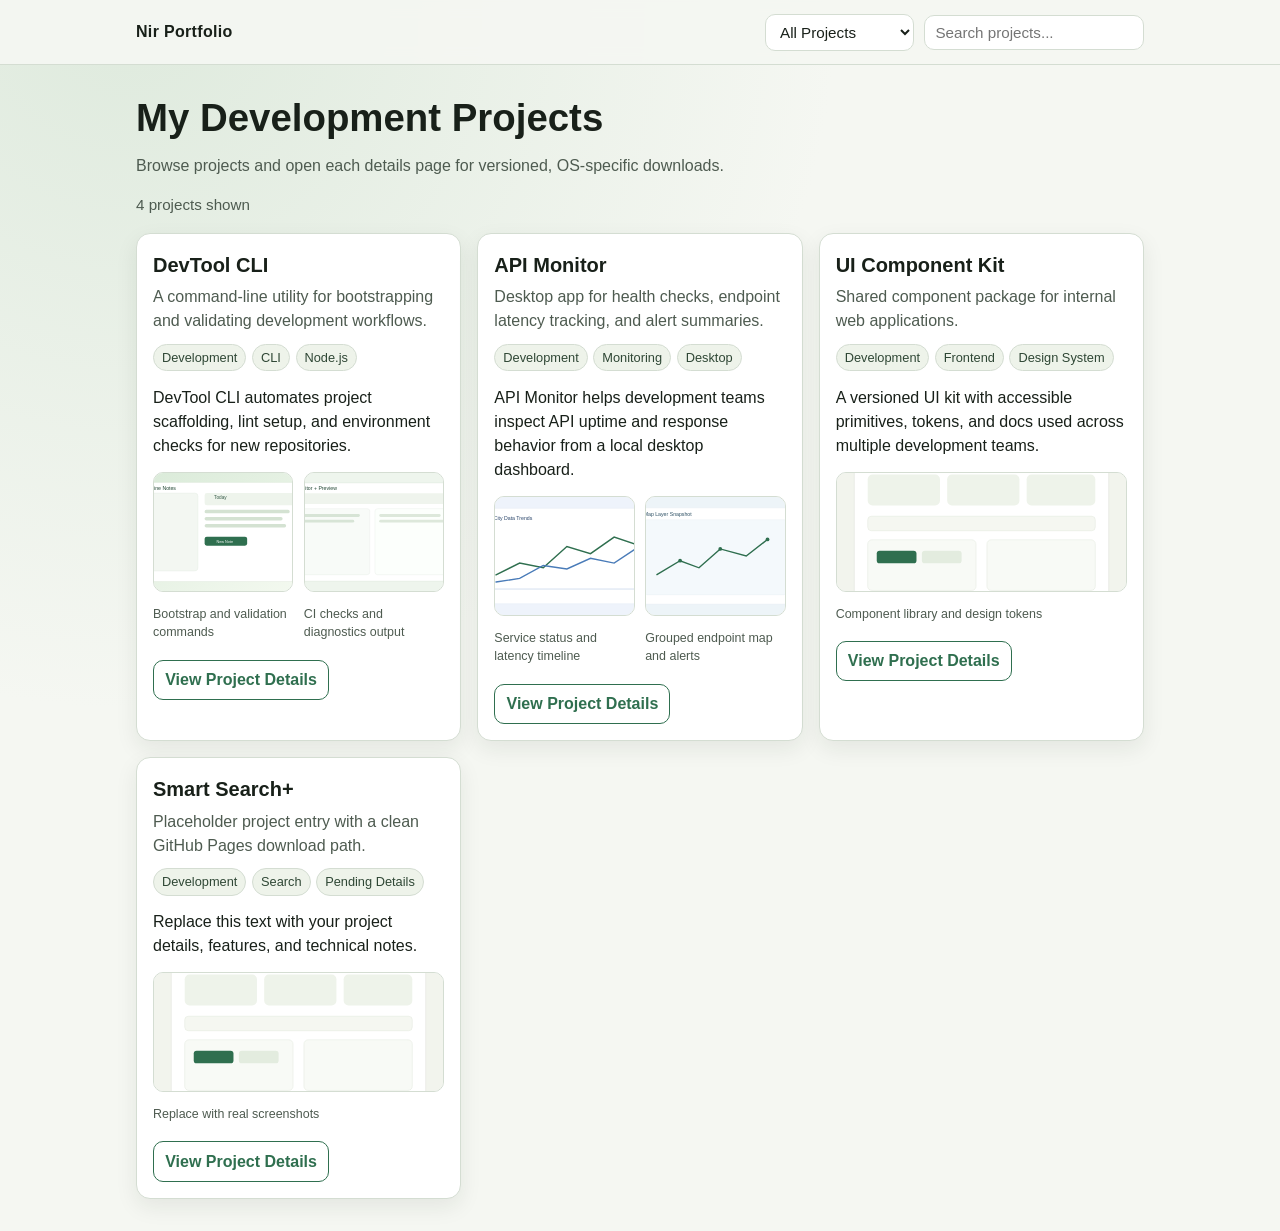
<file: index.html>
<!doctype html>
<html lang="en">
  <head>
    <meta charset="UTF-8" />
    <meta name="viewport" content="width=device-width, initial-scale=1.0" />
    <title>Nir Portfolio</title>
    <meta name="description" content="Personal projects portfolio with downloadable files and galleries." />
    <link rel="stylesheet" href="assets/css/styles.css" />
  </head>
  <body>
    <header class="site-header">
      <div class="header-inner">
        <a class="brand" href="#top">Nir Portfolio</a>
        <nav class="top-nav" aria-label="Primary">
          <button id="nav-toggle" class="nav-toggle" aria-expanded="false" aria-controls="nav-menu">Menu</button>
          <div id="nav-menu" class="nav-menu">
            <label for="section-filter" class="visually-hidden">Filter by section</label>
            <select id="section-filter" class="section-select" aria-label="Filter projects by section">
              <option value="all">All Projects</option>
            </select>
            <label for="project-search" class="visually-hidden">Search projects</label>
            <input
              id="project-search"
              class="search-input"
              type="search"
              placeholder="Search projects..."
              autocomplete="off"
            />
          </div>
        </nav>
      </div>
    </header>

    <main id="top" class="content">
      <section class="hero">
        <h1>My Development Projects</h1>
        <p>Browse projects and open each details page for versioned, OS-specific downloads.</p>
      </section>

      <section aria-live="polite" aria-atomic="true">
        <p id="results-count" class="results-count">Loading projects...</p>
      </section>

      <section id="projects-container" class="projects-grid" aria-label="Project list"></section>
    </main>

    <template id="project-template">
      <article class="project-card">
        <div class="project-head">
          <h2 class="project-title"></h2>
          <p class="project-summary"></p>
          <ul class="project-tags"></ul>
        </div>
        <p class="project-description"></p>
        <div class="project-gallery"></div>
        <div class="project-actions">
          <a class="details-link" href="#">View Project Details</a>
        </div>
      </article>
    </template>

    <script src="assets/js/app.js" defer></script>
  </body>
</html>
</file>
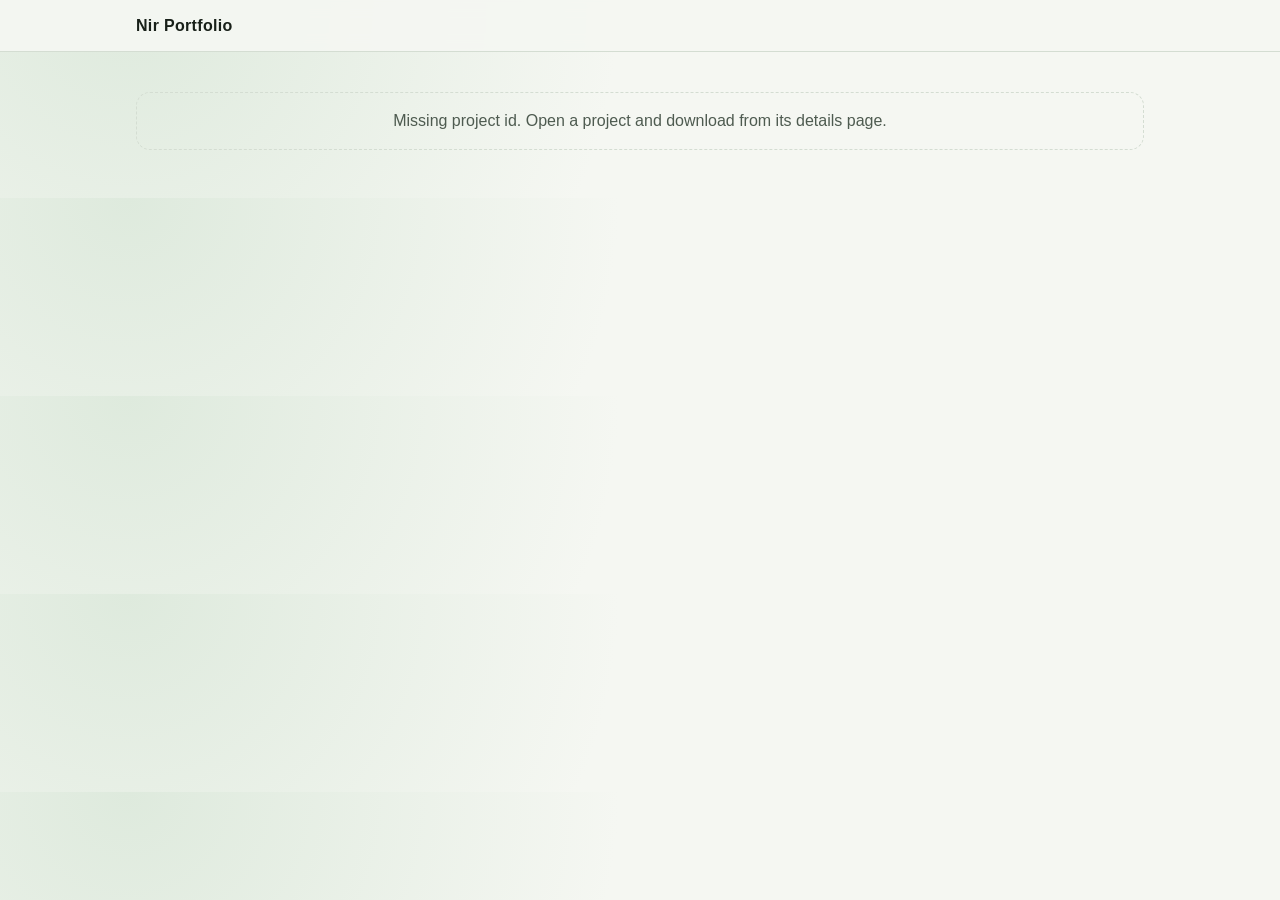
<file: next-steps.html>
<!doctype html>
<html lang="en">
  <head>
    <meta charset="UTF-8" />
    <meta name="viewport" content="width=device-width, initial-scale=1.0" />
    <title>Next Steps | Nir Portfolio</title>
    <meta name="description" content="Post-download setup and usage instructions." />
    <link rel="stylesheet" href="assets/css/styles.css" />
  </head>
  <body>
    <header class="site-header">
      <div class="header-inner">
        <a class="brand" href="index.html">Nir Portfolio</a>
      </div>
    </header>

    <main class="content">
      <section id="next-steps-root" aria-live="polite" aria-atomic="true"></section>
    </main>

    <template id="next-steps-template">
      <article class="project-detail">
        <div class="detail-top">
          <a class="back-link" href="index.html">&larr; Back to Projects</a>
          <a id="back-to-project" class="back-link" href="#">Back to Project</a>
        </div>
        <h1>Next Steps</h1>
        <p id="next-steps-subtitle" class="project-summary"></p>
        <section class="download-panel">
          <h2>What to do next</h2>
          <ol id="next-steps-list" class="steps-list"></ol>
          <div id="next-steps-markdown" class="markdown-content"></div>
          <div class="download-actions">
            <a id="redownload-button" class="download-btn" href="#" download>Download Again</a>
          </div>
        </section>
      </article>
    </template>

    <script src="assets/js/next-steps.js" defer></script>
  </body>
</html>
</file>
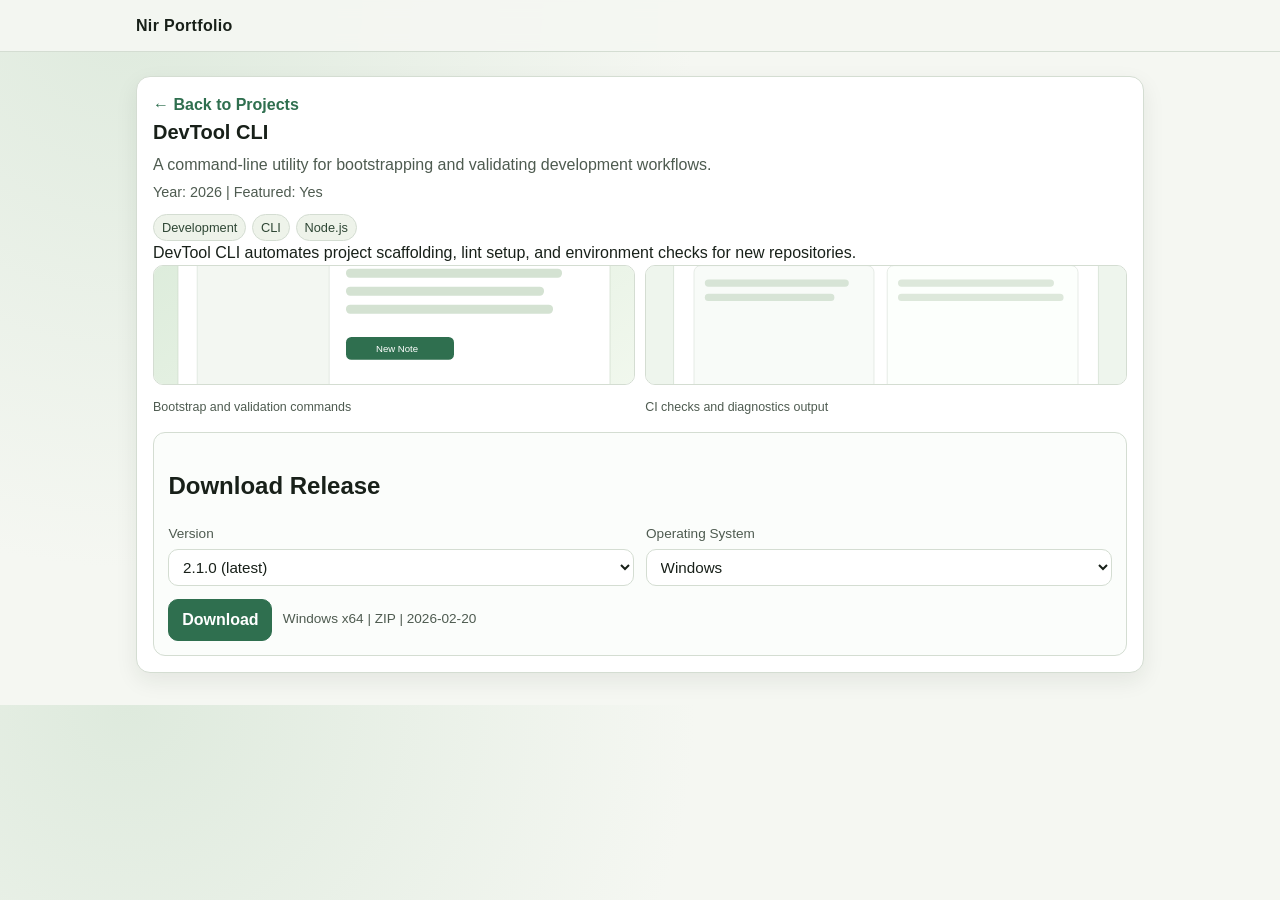
<file: project.html>
<!doctype html>
<html lang="en">
  <head>
    <meta charset="UTF-8" />
    <meta name="viewport" content="width=device-width, initial-scale=1.0" />
    <title>Project Details | Nir Portfolio</title>
    <meta name="description" content="Project details with version and OS download selection." />
    <link rel="stylesheet" href="assets/css/styles.css" />
  </head>
  <body>
    <header class="site-header">
      <div class="header-inner">
        <a class="brand" href="index.html">Nir Portfolio</a>
      </div>
    </header>

    <main class="content">
      <section id="project-root" aria-live="polite" aria-atomic="true"></section>
    </main>

    <template id="project-detail-template">
      <article class="project-detail">
        <div class="detail-top">
          <a class="back-link" href="index.html">&larr; Back to Projects</a>
        </div>
        <h1 class="project-title"></h1>
        <p class="project-summary"></p>
        <p class="project-meta"></p>
        <ul class="project-tags"></ul>
        <p class="project-description"></p>
        <div class="project-gallery"></div>

        <section class="download-panel">
          <h2>Download Release</h2>
          <div class="download-controls">
            <div class="field-group">
              <label for="version-select">Version</label>
              <select id="version-select" name="version"></select>
            </div>
            <div class="field-group">
              <label for="os-select">Operating System</label>
              <select id="os-select" name="os"></select>
            </div>
          </div>
          <div class="download-actions">
            <a id="download-button" class="download-btn" href="#" download>Download</a>
            <span id="download-meta" class="download-meta"></span>
          </div>
        </section>
      </article>
    </template>

    <script src="assets/js/project.js" defer></script>
  </body>
</html>
</file>
<file: assets/css/styles.css>
:root {
  --bg: #f5f7f2;
  --surface: #ffffff;
  --surface-soft: #eef3ea;
  --text: #182019;
  --muted: #4e5b50;
  --line: #d4ddd2;
  --accent: #2f6f4f;
  --accent-strong: #1f5239;
  --radius: 14px;
  --shadow: 0 8px 22px rgba(24, 32, 25, 0.08);
}

* {
  box-sizing: border-box;
}

body {
  margin: 0;
  font-family: "Avenir Next", "Segoe UI", sans-serif;
  color: var(--text);
  background: radial-gradient(circle at 10% 0%, #deeadd, var(--bg) 42%);
  line-height: 1.5;
}

.site-header {
  position: sticky;
  top: 0;
  z-index: 10;
  background: rgba(245, 247, 242, 0.92);
  backdrop-filter: blur(8px);
  border-bottom: 1px solid var(--line);
}

.header-inner {
  max-width: 1040px;
  margin: 0 auto;
  padding: 0.85rem 1rem;
  display: flex;
  align-items: center;
  justify-content: space-between;
  gap: 1rem;
}

.brand {
  color: var(--text);
  text-decoration: none;
  font-weight: 700;
  letter-spacing: 0.02em;
}

.top-nav {
  display: flex;
  align-items: center;
  gap: 0.75rem;
}

.nav-toggle {
  display: none;
  border: 1px solid var(--line);
  background: var(--surface);
  color: var(--text);
  border-radius: 10px;
  padding: 0.45rem 0.65rem;
  font-weight: 600;
}

.nav-menu {
  display: flex;
  align-items: center;
  gap: 0.6rem;
}

.section-select,
.search-input {
  border: 1px solid var(--line);
  border-radius: 10px;
  padding: 0.5rem 0.65rem;
  font-size: 0.95rem;
  color: var(--text);
  background: var(--surface);
}

.search-input {
  min-width: 220px;
}

.section-select:focus,
.search-input:focus,
.nav-toggle:focus {
  outline: 2px solid var(--accent);
  outline-offset: 1px;
}

.content {
  max-width: 1040px;
  margin: 0 auto;
  padding: 1.5rem 1rem 2rem;
}

.hero {
  margin-bottom: 1rem;
}

.hero h1 {
  margin: 0;
  font-size: clamp(1.5rem, 3.5vw, 2.4rem);
}

.hero p {
  margin-top: 0.45rem;
  color: var(--muted);
}

.results-count {
  margin: 0.25rem 0 1rem;
  color: var(--muted);
  font-size: 0.95rem;
}

.projects-grid {
  display: grid;
  grid-template-columns: repeat(auto-fit, minmax(280px, 1fr));
  gap: 1rem;
}

.project-card {
  background: var(--surface);
  border: 1px solid var(--line);
  border-radius: var(--radius);
  box-shadow: var(--shadow);
  padding: 1rem;
  display: flex;
  flex-direction: column;
  gap: 0.9rem;
}

.project-title {
  margin: 0;
  font-size: 1.25rem;
}

.project-summary {
  margin: 0.35rem 0 0;
  color: var(--muted);
}

.project-meta {
  margin: 0.3rem 0 0;
  color: var(--muted);
  font-size: 0.9rem;
}

.project-tags {
  list-style: none;
  display: flex;
  flex-wrap: wrap;
  gap: 0.35rem;
  margin: 0.65rem 0 0;
  padding: 0;
}

.project-tags li {
  background: var(--surface-soft);
  border: 1px solid var(--line);
  border-radius: 999px;
  padding: 0.2rem 0.5rem;
  font-size: 0.8rem;
  color: #2f4735;
}

.project-description {
  margin: 0;
}

.project-gallery {
  display: grid;
  grid-template-columns: repeat(auto-fit, minmax(130px, 1fr));
  gap: 0.65rem;
}

.gallery-item {
  margin: 0;
}

.gallery-item img {
  width: 100%;
  height: 120px;
  object-fit: cover;
  border-radius: 10px;
  border: 1px solid var(--line);
  background: #f8faf7;
}

.gallery-item figcaption {
  margin-top: 0.35rem;
  font-size: 0.78rem;
  color: var(--muted);
}

.project-downloads h3 {
  margin: 0 0 0.4rem;
  font-size: 1rem;
}

.download-link {
  color: var(--accent);
  text-decoration: none;
  font-weight: 600;
}

.download-link:hover,
.download-link:focus {
  color: var(--accent-strong);
  text-decoration: underline;
}

.project-actions {
  margin-top: 0.2rem;
}

.details-link {
  display: inline-flex;
  align-items: center;
  justify-content: center;
  border: 1px solid var(--accent);
  border-radius: 10px;
  padding: 0.45rem 0.7rem;
  color: var(--accent);
  text-decoration: none;
  font-weight: 700;
}

.details-link:hover,
.details-link:focus {
  background: #edf5ef;
  color: var(--accent-strong);
}

.project-detail {
  background: var(--surface);
  border: 1px solid var(--line);
  border-radius: var(--radius);
  box-shadow: var(--shadow);
  padding: 1rem;
}

.detail-top {
  display: flex;
  align-items: center;
  justify-content: space-between;
  gap: 0.8rem;
  flex-wrap: wrap;
}

.back-link {
  color: var(--accent);
  text-decoration: none;
  font-weight: 600;
}

.download-panel {
  border: 1px solid var(--line);
  border-radius: 12px;
  background: #fbfdfb;
  padding: 0.9rem;
  margin-top: 1rem;
}

.download-controls {
  display: grid;
  grid-template-columns: repeat(auto-fit, minmax(200px, 1fr));
  gap: 0.75rem;
  margin-top: 0.5rem;
}

.field-group {
  display: flex;
  flex-direction: column;
  gap: 0.3rem;
}

.field-group label {
  font-size: 0.85rem;
  color: var(--muted);
}

.field-group select {
  border: 1px solid var(--line);
  border-radius: 10px;
  padding: 0.5rem 0.6rem;
  font-size: 0.95rem;
  color: var(--text);
  background: var(--surface);
}

.download-actions {
  margin-top: 0.8rem;
  display: flex;
  align-items: center;
  gap: 0.65rem;
  flex-wrap: wrap;
}

.download-btn {
  border: 1px solid var(--accent);
  border-radius: 10px;
  padding: 0.5rem 0.8rem;
  background: var(--accent);
  color: #fff;
  text-decoration: none;
  font-weight: 700;
}

.download-btn:hover,
.download-btn:focus {
  background: var(--accent-strong);
}

.download-meta {
  font-size: 0.85rem;
  color: var(--muted);
}

.steps-list {
  margin: 0.5rem 0 0;
  padding-left: 1.25rem;
}

.steps-list li {
  margin: 0.35rem 0;
}

.markdown-content h1,
.markdown-content h2,
.markdown-content h3 {
  margin: 0.6rem 0 0.4rem;
}

.markdown-content p {
  margin: 0.45rem 0;
}

.markdown-content ul {
  margin: 0.4rem 0;
  padding-left: 1.2rem;
}

.markdown-content ol {
  margin: 0.4rem 0;
  padding-left: 1.3rem;
}

.markdown-content li {
  margin: 0.25rem 0;
}

.steps-list code,
.markdown-content code {
  background: #eef3ea;
  border: 1px solid var(--line);
  border-radius: 6px;
  padding: 0.1rem 0.35rem;
  font-family: "Menlo", "Consolas", monospace;
  font-size: 0.85em;
}

.steps-list a,
.markdown-content a {
  color: var(--accent);
  text-decoration: none;
  font-weight: 600;
}

.steps-list a:hover,
.steps-list a:focus,
.markdown-content a:hover,
.markdown-content a:focus {
  color: var(--accent-strong);
  text-decoration: underline;
}

.visually-hidden {
  position: absolute;
  width: 1px;
  height: 1px;
  padding: 0;
  margin: -1px;
  overflow: hidden;
  clip: rect(0, 0, 0, 0);
  border: 0;
}

.empty-state {
  grid-column: 1 / -1;
  border: 1px dashed var(--line);
  border-radius: var(--radius);
  padding: 1rem;
  text-align: center;
  color: var(--muted);
}

@media (max-width: 700px) {
  .nav-toggle {
    display: inline-flex;
  }

  .nav-menu {
    position: absolute;
    right: 1rem;
    top: calc(100% + 0.45rem);
    flex-direction: column;
    align-items: stretch;
    background: var(--surface);
    border: 1px solid var(--line);
    border-radius: 12px;
    box-shadow: var(--shadow);
    min-width: 210px;
    padding: 0.6rem;
    opacity: 0;
    pointer-events: none;
    transform: translateY(-6px);
    transition: opacity 0.15s ease, transform 0.15s ease;
  }

  .nav-menu.open {
    opacity: 1;
    pointer-events: auto;
    transform: translateY(0);
  }

  .search-input {
    min-width: 0;
    width: 100%;
  }
}
</file>
